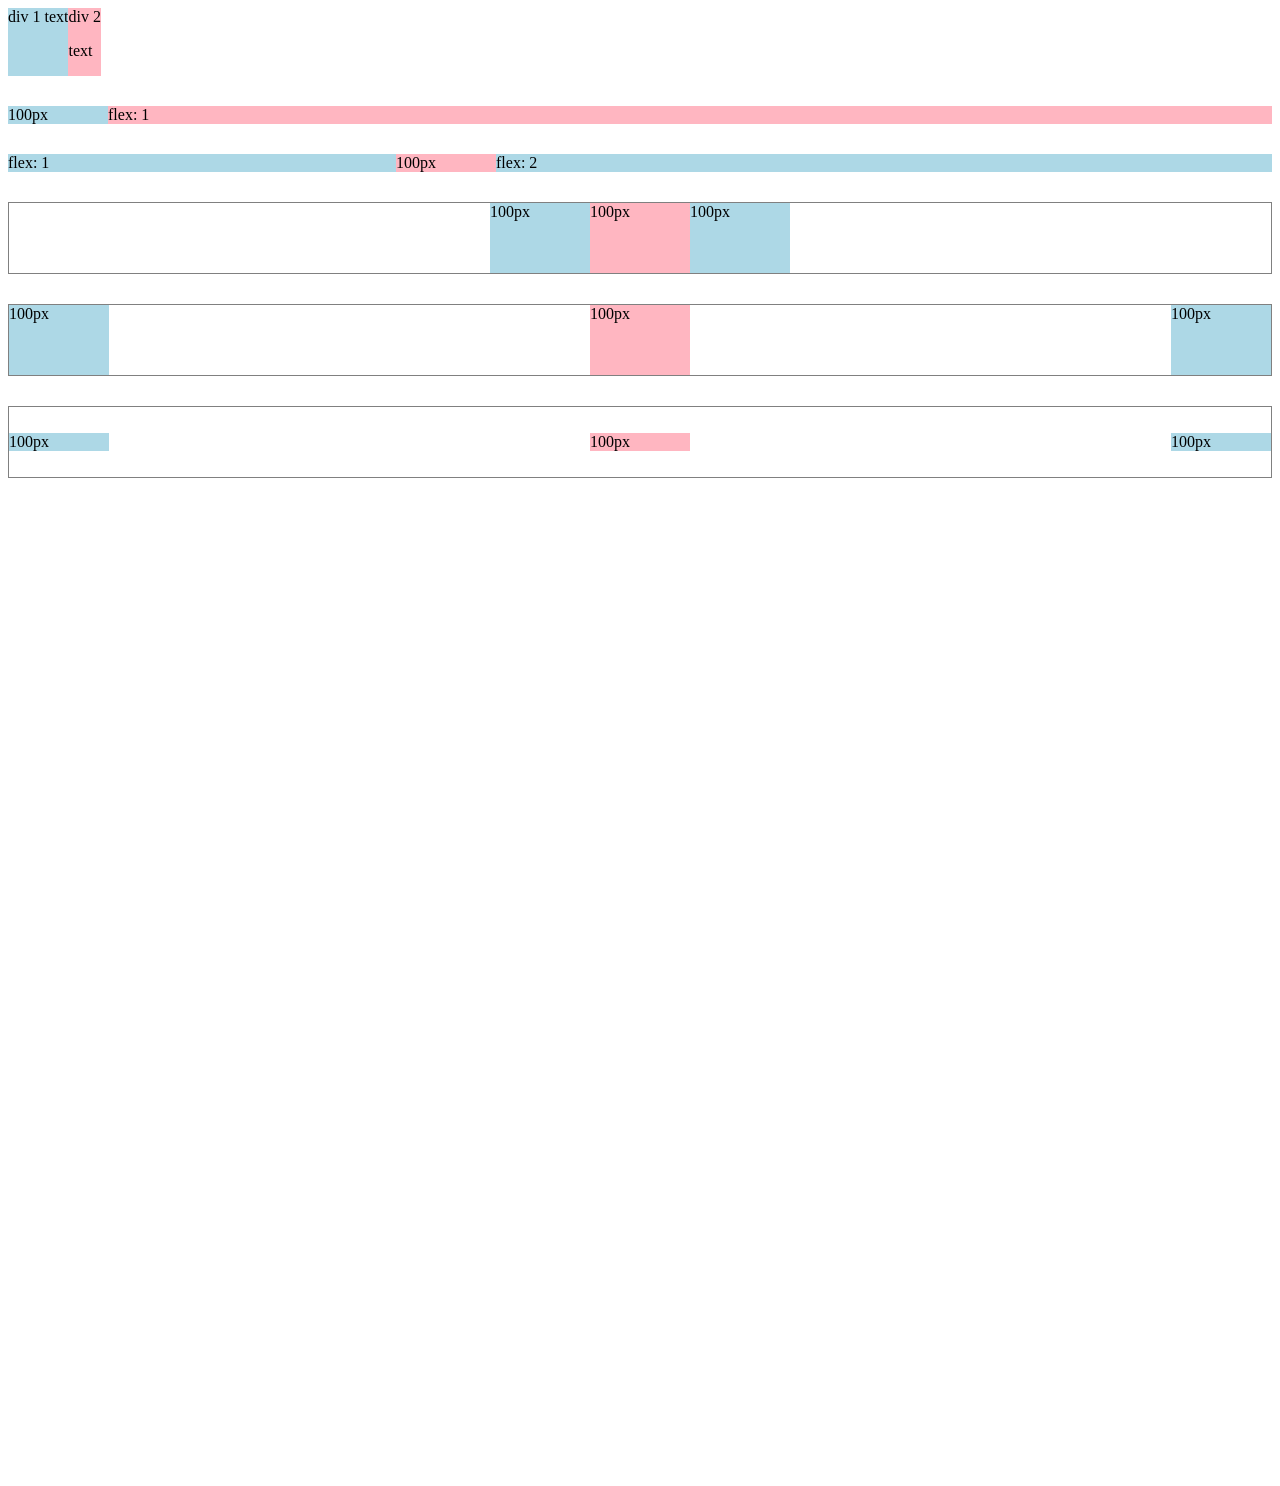
<file: Git - YouTube/flexbox.html>
<!DOCTYPE html>
<html>
  <head>
    <title>Flexbox Practice</title>
  </head>
  <body style="padding-bottom: 1000px;">
    <div style="
      display: flex;
      flex-direction: row;
    ">
      <div style="background-color: lightblue;">div 1 text</div>
      <div style="background-color: lightpink;">div 2 <p>text</p></div>
    </div>

    <div style="
      margin-top: 30px;
      display: flex;
      flex-direction: row;
    ">
      <div style="
        background-color: lightblue;
        width: 100px;
      ">100px</div>
      <div style="
        background-color: lightpink;
        flex: 1;
      ">flex: 1</div>
    </div>

    <div style="
      margin-top: 30px;
      display: flex;
      flex-direction: row;
    ">
      <div style="
        background-color: lightblue;
        flex: 1;
      ">flex: 1</div>
      <div style="
        background-color: lightpink;
        width: 100px;
      ">100px</div>
      <div style="
        background-color: lightblue;
        flex: 2;
      ">flex: 2</div>
    </div>

    <div style="
      margin-top: 30px;
      height: 70px;
      border-width: 1px;
      border-style: solid;
      border-color: gray;

      display: flex;
      flex-direction: row;
      justify-content: center;
    ">
      <div style="
        background-color: lightblue;
        width: 100px;
      ">100px</div>
      <div style="
        background-color: lightpink;
        width: 100px;
      ">100px</div>
      <div style="
        background-color: lightblue;
        width: 100px;
      ">100px</div>
    </div>

    <div style="
      margin-top: 30px;
      height: 70px;
      border-width: 1px;
      border-style: solid;
      border-color: gray;

      display: flex;
      flex-direction: row;
      justify-content: space-between;
    ">
      <div style="
        background-color: lightblue;
        width: 100px;
      ">100px</div>
      <div style="
        background-color: lightpink;
        width: 100px;
      ">100px</div>
      <div style="
        background-color: lightblue;
        width: 100px;
      ">100px</div>
    </div>

    <div style="
      margin-top: 30px;
      height: 70px;
      border-width: 1px;
      border-style: solid;
      border-color: gray;

      display: flex;
      flex-direction: row;
      justify-content: space-between;
      align-items: center;
    ">
      <div style="
        background-color: lightblue;
        width: 100px;
      ">100px</div>
      <div style="
        background-color: lightpink;
        width: 100px;
      ">100px</div>
      <div style="
        background-color: lightblue;
        width: 100px;
      ">100px</div>
    </div>
  </body>
</html>
</file>
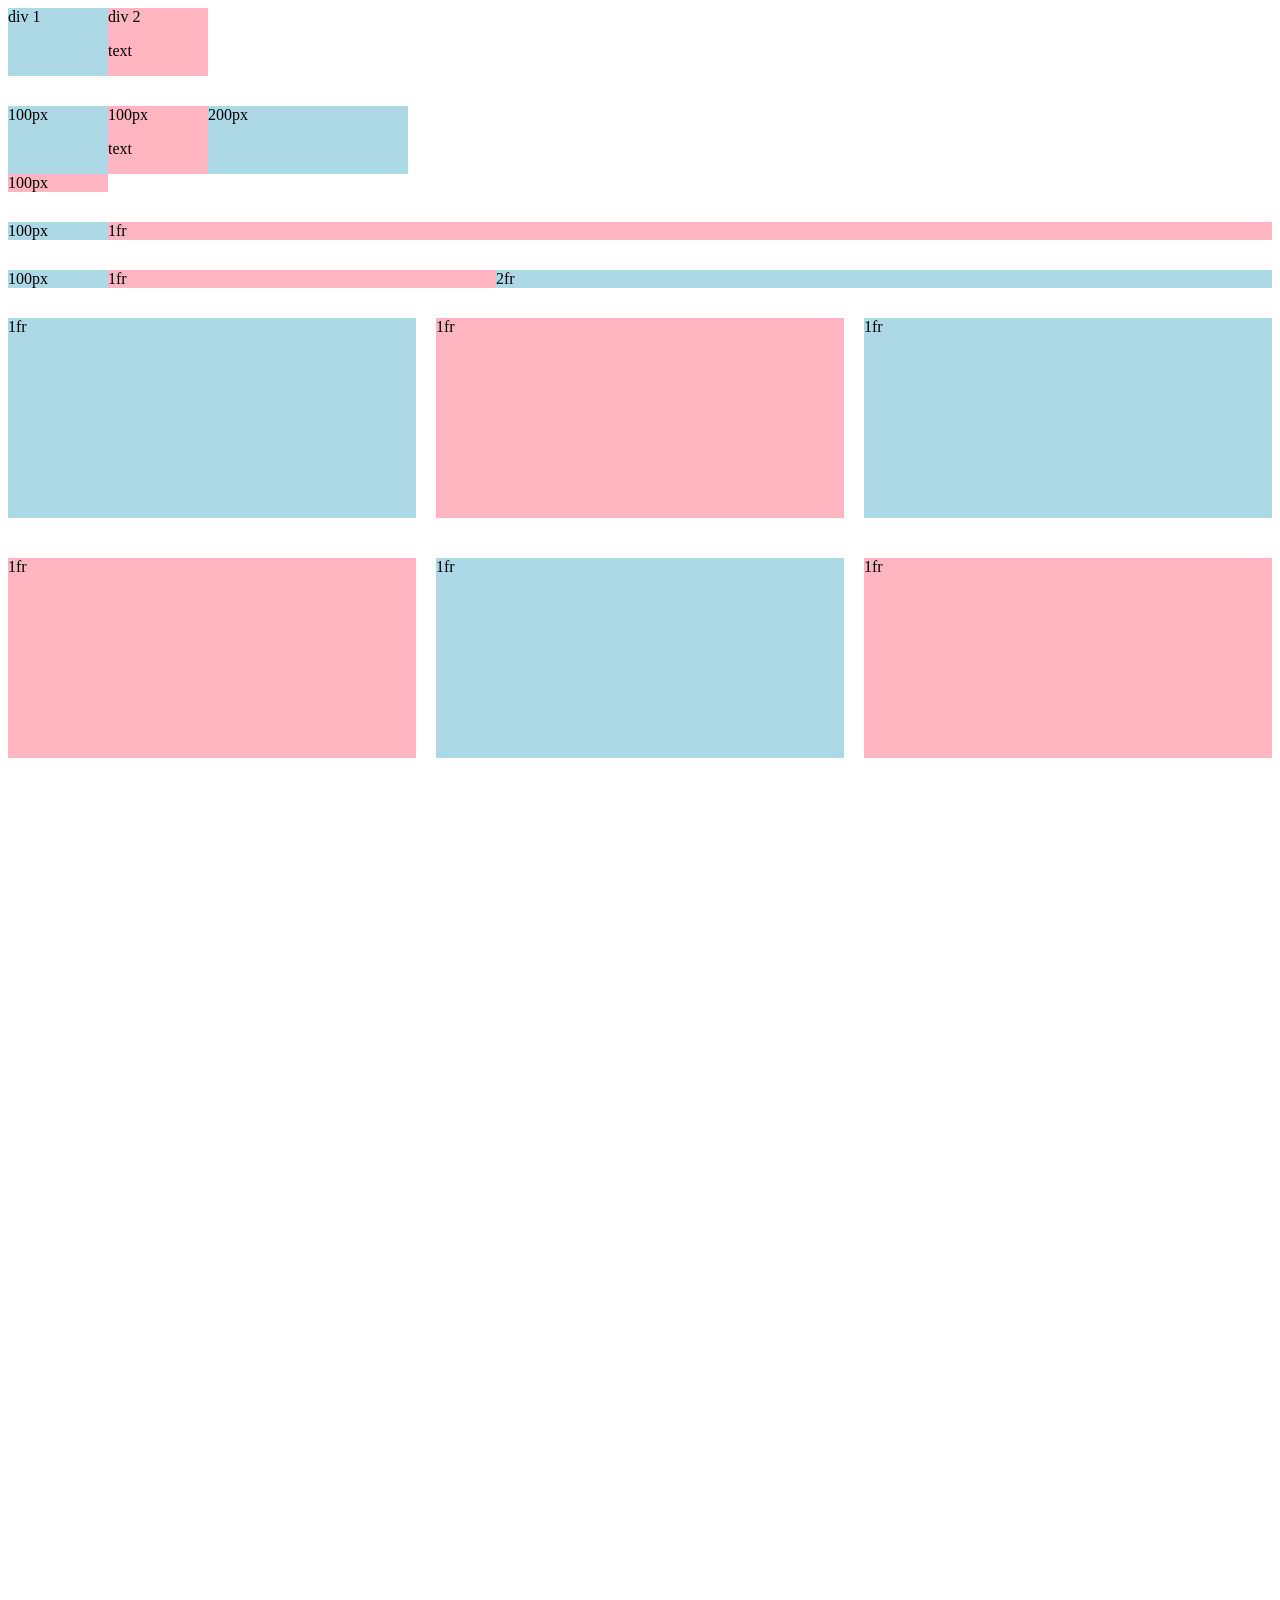
<file: Git - YouTube/grid.html>
<!DOCTYPE html>
<html>
  <head>
    <title>Grid Practice</title>
  </head>
  <body style="padding-bottom: 1000px;">
    <div style="
      display: grid;
      grid-template-columns: 100px 100px;
    ">
      <div style="background-color: lightblue;">div 1</div>
      <div style="background-color: lightpink;">div 2<p>text</p></div>
    </div>

    <div style="
      margin-top: 30px;
      display: grid;
      grid-template-columns: 100px 100px 200px;
    ">
      <div style="background-color: lightblue;">100px</div>
      <div style="background-color: lightpink;">100px<p>text</p></div>
      <div style="background-color: lightblue;">200px</div>
      <div style="background-color: lightpink;">100px</div>
    </div>

    <div style="
      margin-top: 30px;
      display: grid;
      grid-template-columns: 100px 1fr;
    ">
      <div style="background-color: lightblue;">100px</div>
      <div style="background-color: lightpink;">1fr</div>
    </div>

    <div style="
      margin-top: 30px;
      display: grid;
      grid-template-columns: 100px 1fr 2fr;
    ">
      <div style="background-color: lightblue;">100px</div>
      <div style="background-color: lightpink;">1fr</div>
      <div style="background-color: lightblue;">2fr</div>
    </div>

    <div style="
      margin-top: 30px;
      display: grid;
      grid-template-columns: 1fr 1fr 1fr;
      column-gap: 20px;
      row-gap: 40px;
    ">
      <div style="background-color: lightblue; height: 200px;">1fr</div>
      <div style="background-color: lightpink; height: 200px;">1fr</div>
      <div style="background-color: lightblue; height: 200px;">1fr</div>
      <div style="background-color: lightpink; height: 200px;">1fr</div>
      <div style="background-color: lightblue; height: 200px;">1fr</div>
      <div style="background-color: lightpink; height: 200px;">1fr</div>
    </div>
  </body>
</html>
</file>
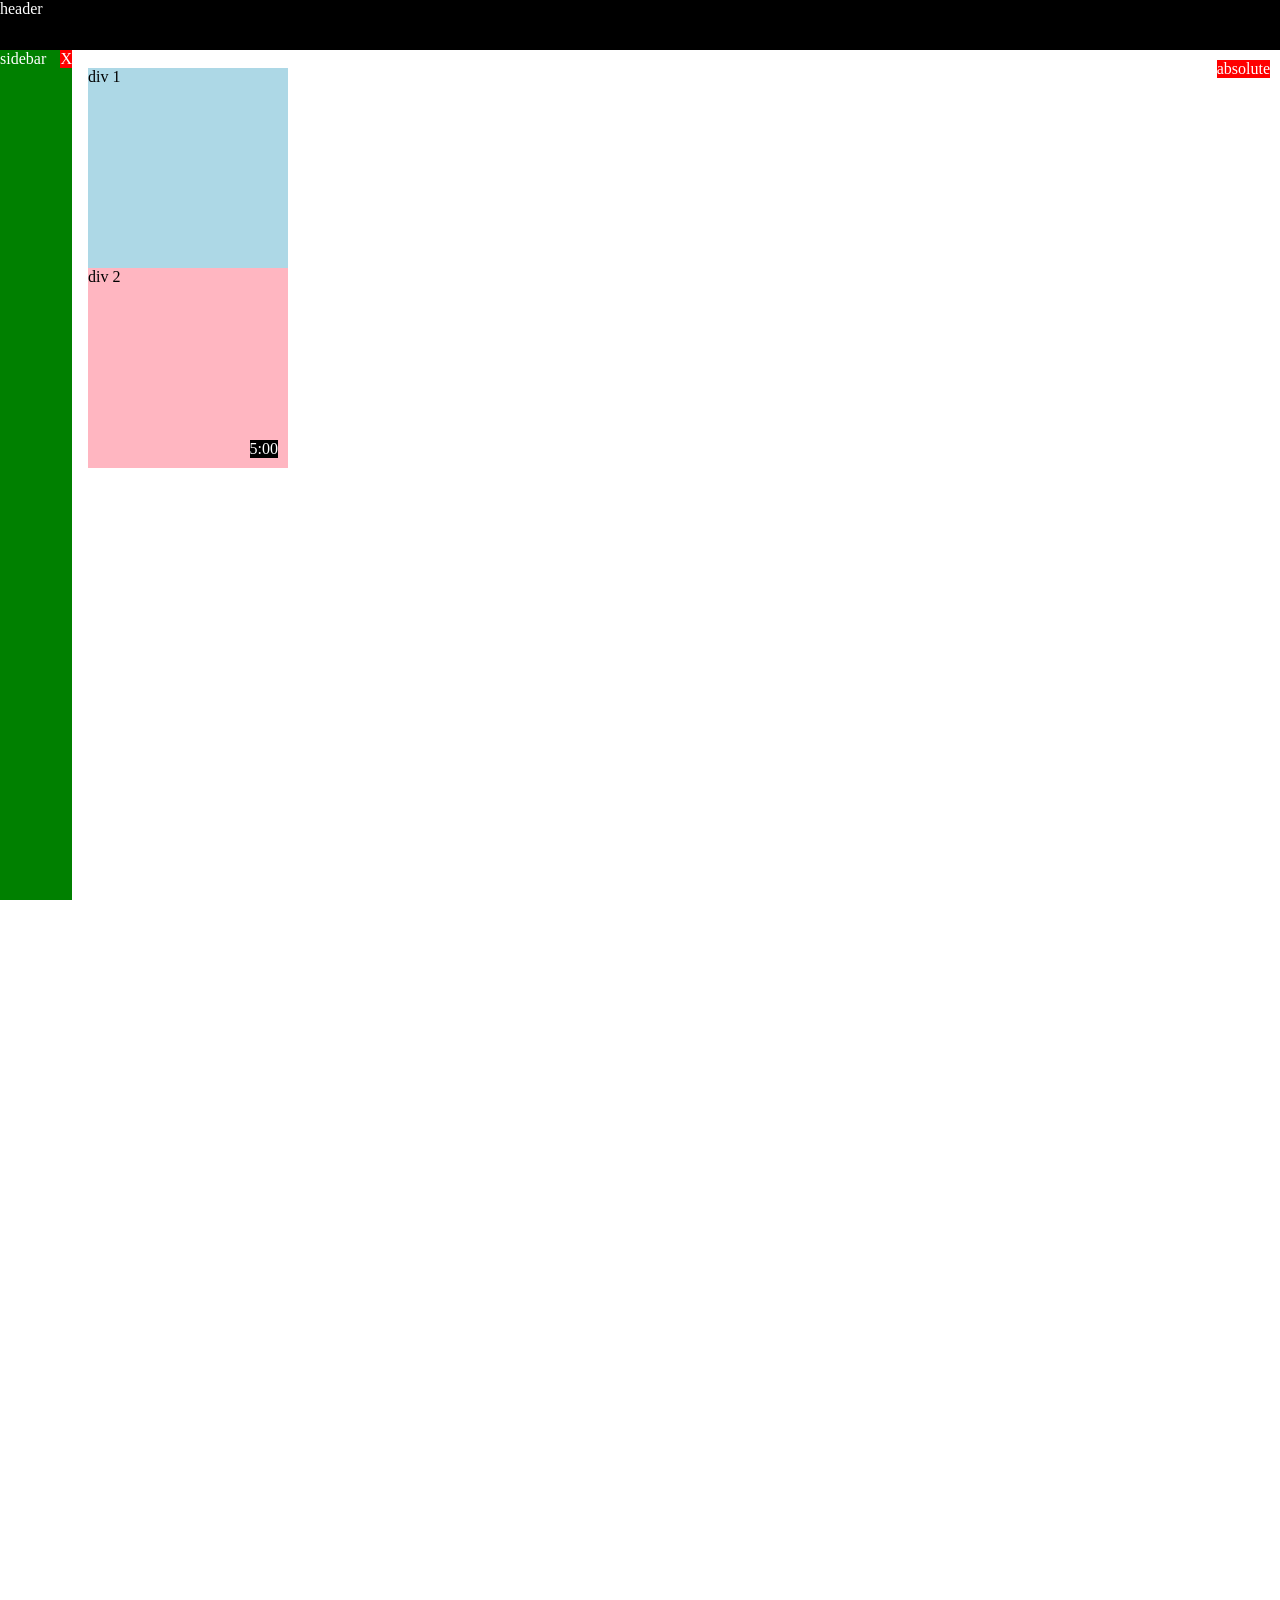
<file: Git - YouTube/position.html>
<!DOCTYPE html>
<html>
  <head>
    <title>Position Practice</title>
  </head>
  <body style="
    height: 3000px;
    padding-top: 60px;
    padding-left: 80px;
  ">
    <div style="
      background-color: black;
      color: white;
      position: fixed;
      top: 0;
      left: 0;
      right: 0;
      height: 50px;
      z-index: 100;
    ">header</div>

    <div style="
      background-color: green;
      color: white;
      position: fixed;
      left: 0;
      bottom: 0;
      top: 50px;
      width: 72px;
    ">
      sidebar
      <div style="
        position: absolute;
        background-color: red;
        color: white;
        top: 0;
        right: 0;
      ">
        X
      </div>
    </div>

    <div style="
      position: absolute;
      background-color: red;
      color: white;
      top: 60px;
      right: 10px;
    ">
      absolute
    </div>

    <div style="
      background-color: lightblue;
      height: 200px;
      width: 200px;
      position: static;
    ">div 1</div>
    <div style="
      background-color: lightpink;
      height: 200px;
      width: 200px;
      position: relative;
    ">
      div 2
      <div style="
        position: absolute;
        background-color: black;
        color: white;
        bottom: 10px;
        right: 10px;
      ">
        5:00
      </div>
    </div>

  </body>
</html>
</file>
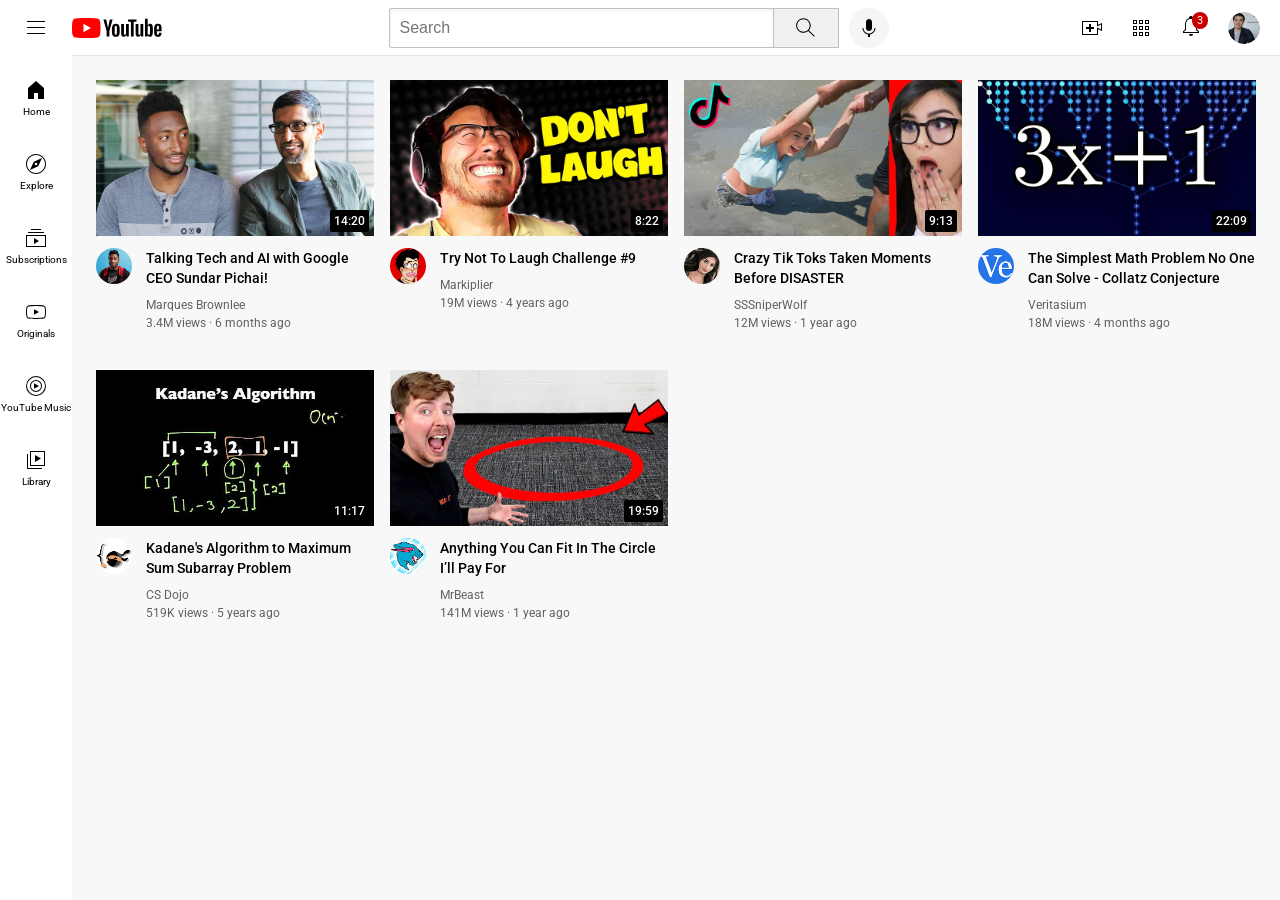
<file: Git - YouTube/youtube.html>
<!DOCTYPE html>
<html>
  <head>
    <title>YouTube.com Clone</title>

    <link rel="preconnect" href="https://fonts.googleapis.com">
    <link rel="preconnect" href="https://fonts.gstatic.com" crossorigin>
    <link href="https://fonts.googleapis.com/css2?family=Roboto:wght@400;500;700&display=swap" rel="stylesheet">

    <link rel="stylesheet" href="styles/general.css">
    <link rel="stylesheet" href="styles/header.css">
    <link rel="stylesheet" href="styles/video.css">
    <link rel="stylesheet" href="styles/sidebar.css">
  </head>
  <body>
    <header class="header">
      <div class="left-section">
        <img class="hamburger-menu" src="icons/hamburger-menu.svg">
        <img class="youtube-logo" src="icons/youtube-logo.svg">
      </div>
      <div class="middle-section">
        <input class="search-bar" type="text" placeholder="Search">
        <button class="search-button">
          <img class="search-icon" src="icons/search.svg">
          <div class="tooltip">Search</div>
        </button>
        <!-- Put position absolute inside position relative -->
        <button class="voice-search-button">
          <img class="voice-search-icon" src="icons/voice-search-icon.svg">
          <div class="tooltip">Search with your voice</div>
        </button>
      </div>
      <div class="right-section">
        <div class="upload-icon-container">
          <img class="upload-icon" src="icons/upload.svg">
          <div class="tooltip">Create</div>
        </div>
        <img class="youtube-apps-icon" src="icons/youtube-apps.svg">
        <div class="notifications-icon-container">
          <img class="notifications-icon" src="icons/notifications.svg">
          <div class="notifications-count">3</div>
        </div>
        <img class="current-user-picture" src="channel-pictures/my-channel.jpeg">
      </div>
    </header>

    <nav class="sidebar">
      <div class="sidebar-link">
        <img src="icons/home.svg">
        <div>Home</div>
      </div>
      <div class="sidebar-link">
        <img src="icons/explore.svg">
        <div>Explore</div>
      </div>
      <div class="sidebar-link">
        <img src="icons/subscriptions.svg">
        <div>Subscriptions</div>
      </div>
      <div class="sidebar-link">
        <img src="icons/originals.svg">
        <div>Originals</div>
      </div>
      <div class="sidebar-link">
        <img src="icons/youtube-music.svg">
        <div>YouTube Music</div>
      </div>
      <div class="sidebar-link">
        <img src="icons/library.svg">
        <div>Library</div>
      </div>
    </nav>

    <main>
      <section class="video-grid">
        <div class="video-preview">
          <div class="thumbnail-row">
            <img class="thumbnail" src="thumbnails/thumbnail-1.webp">
            <div class="video-time">14:20</div>
          </div>
          <div class="video-info-grid">
            <div class="channel-picture">
              <img class="profile-picture" src="channel-pictures/channel-1.jpeg">
            </div>
            <div class="video-info">
              <p class="video-title">
                Talking Tech and AI with Google CEO Sundar Pichai!
              </p>
              <p class="video-author">
                Marques Brownlee
              </p>
              <p class="video-stats">
                3.4M views &#183; 6 months ago
              </p>
            </div>
          </div>
        </div>

        <div class="video-preview">
          <div class="thumbnail-row">
            <img class="thumbnail" src="thumbnails/thumbnail-2.webp">
            <div class="video-time">8:22</div>
          </div>
          <div class="video-info-grid">
            <div class="channel-picture">
              <img class="profile-picture" src="channel-pictures/channel-2.jpeg">
            </div>
            <div class="video-info">
              <p class="video-title">
                Try Not To Laugh Challenge #9
              </p>
              <p class="video-author">
                Markiplier
              </p>
              <p class="video-stats">
                19M views &#183; 4 years ago
              </p>
            </div>
          </div>
        </div>

        <div class="video-preview">
          <div class="thumbnail-row">
            <img class="thumbnail" src="thumbnails/thumbnail-3.webp">
            <div class="video-time">9:13</div>
          </div>
          <div class="video-info-grid">
            <div class="channel-picture">
              <img class="profile-picture" src="channel-pictures/channel-3.jpeg">
            </div>
            <div class="video-info">
              <p class="video-title">
                Crazy Tik Toks Taken Moments Before DISASTER
              </p>
              <p class="video-author">
                SSSniperWolf
              </p>
              <p class="video-stats">
                12M views &#183; 1 year ago
              </p>
            </div>
          </div>
        </div>

        <div class="video-preview">
          <div class="thumbnail-row">
            <img class="thumbnail" src="thumbnails/thumbnail-4.webp">
            <div class="video-time">22:09</div>
          </div>
          <div class="video-info-grid">
            <div class="channel-picture">
              <img class="profile-picture" src="channel-pictures/channel-4.jpeg">
            </div>
            <div class="video-info">
              <p class="video-title">
                The Simplest Math Problem No One Can Solve - Collatz Conjecture
              </p>
              <p class="video-author">
                Veritasium
              </p>
              <p class="video-stats">
                18M views &#183; 4 months ago
              </p>
            </div>
          </div>
        </div>

        <div class="video-preview">
          <div class="thumbnail-row">
            <img class="thumbnail" src="thumbnails/thumbnail-5.webp">
            <div class="video-time">11:17</div>
          </div>
          <div class="video-info-grid">
            <div class="channel-picture">
              <img class="profile-picture" src="channel-pictures/channel-5.jpeg">
            </div>
            <div class="video-info">
              <p class="video-title">
                Kadane's Algorithm to Maximum Sum Subarray Problem
              </p>
              <p class="video-author">
                CS Dojo
              </p>
              <p class="video-stats">
                519K views &#183; 5 years ago
              </p>
            </div>
          </div>
        </div>

        <div class="video-preview">
          <div class="thumbnail-row">
            <img class="thumbnail" src="thumbnails/thumbnail-6.webp">
            <div class="video-time">19:59</div>
          </div>
          <div class="video-info-grid">
            <div class="channel-picture">
              <img class="profile-picture" src="channel-pictures/channel-6.jpeg">
            </div>
            <div class="video-info">
              <p class="video-title">
                Anything You Can Fit In The Circle I’ll Pay For
              </p>
              <p class="video-author">
                MrBeast
              </p>
              <p class="video-stats">
                141M views &#183; 1 year ago
              </p>
            </div>
          </div>
        </div>
      </section>
    </main>
  </body>
</html>
</file>
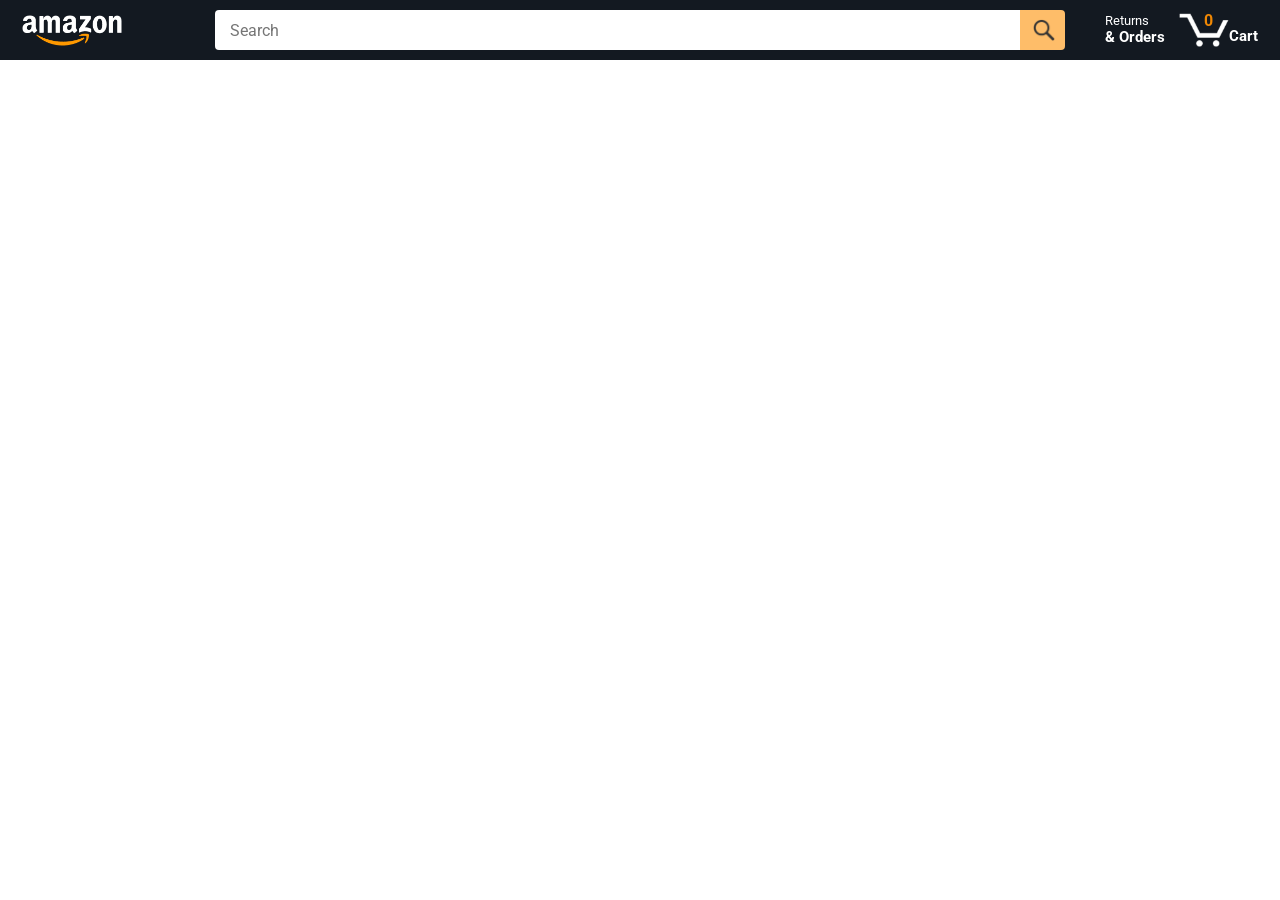
<file: Git-Amazon/amazon.html>
<!DOCTYPE html>
<html>
  <head>
    <title>Amazon Project</title>

    <!-- This code is needed for responsive design to work.
      (Responsive design = make the website look good on
      smaller screen sizes like a phone or a tablet). -->
    <meta name="viewport" content="width=device-width, initial-scale=1">

    <!-- Load a font called Roboto from Google Fonts. -->
    <link rel="preconnect" href="https://fonts.googleapis.com">
    <link rel="preconnect" href="https://fonts.gstatic.com" crossorigin>
    <link href="https://fonts.googleapis.com/css2?family=Roboto:wght@400;500;700&display=swap" rel="stylesheet">

    <!-- Here are the CSS files for this page. -->
    <link rel="stylesheet" href="styles/shared/general.css">
    <link rel="stylesheet" href="styles/shared/amazon-header.css">
    <link rel="stylesheet" href="styles/pages/amazon.css">
  </head>
  <body>
    <div class="amazon-header">
      <div class="amazon-header-left-section">
        <a href="amazon.html" class="header-link">
          <img class="amazon-logo"
            src="images/amazon-logo-white.png">
          <img class="amazon-mobile-logo"
            src="images/amazon-mobile-logo-white.png">
        </a>
      </div>

      <div class="amazon-header-middle-section">
        <input class="search-bar" type="text" placeholder="Search">

        <button class="search-button">
          <img class="search-icon" src="images/icons/search-icon.png">
        </button>
      </div>

      <div class="amazon-header-right-section">
        <a class="orders-link header-link" href="orders.html">
          <span class="returns-text">Returns</span>
          <span class="orders-text">& Orders</span>
        </a>

        <a class="cart-link header-link" href="checkout.html">
          <img class="cart-icon" src="images/icons/cart-icon.png">
          <div class="cart-quantity js-cart-quantity">0</div>
          <div class="cart-text">Cart</div>
        </a>
      </div>
    </div>

    <div class="main">
      <div class="products-grid js-products-grid">
      </div>
    </div>

    <script type="module" src="scripts/amazon.js"></script>
  </body>
</html>
</file>
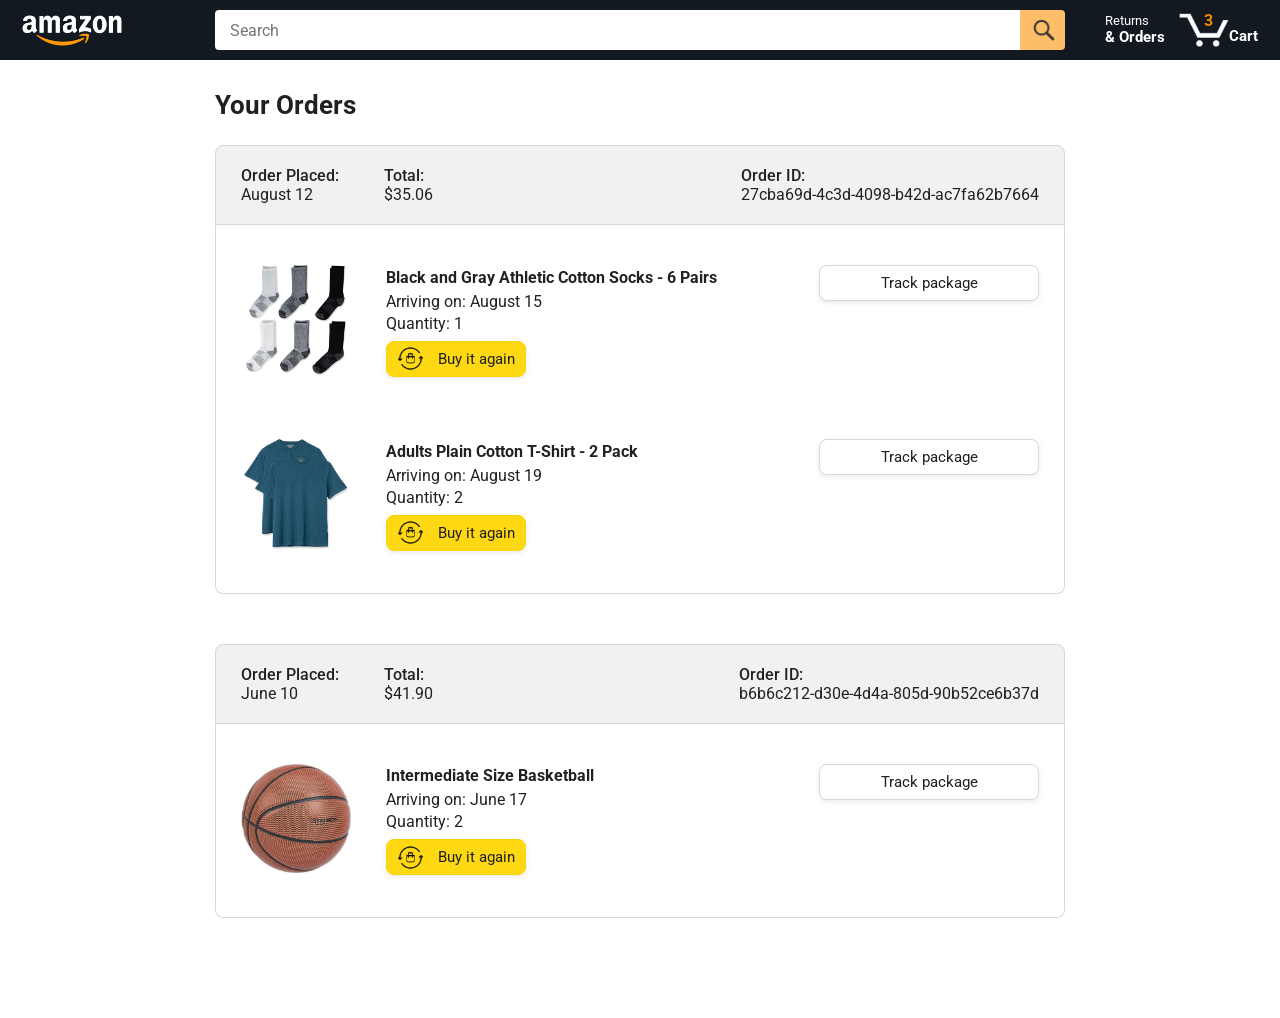
<file: Git-Amazon/orders.html>
<!DOCTYPE html>
<html>
  <head>
    <title>Orders</title>

    <!-- This code is needed for responsive design to work.
      (Responsive design = make the website look good on
      smaller screen sizes like a phone or a tablet). -->
    <meta name="viewport" content="width=device-width, initial-scale=1">

    <!-- Load a font called Roboto from Google Fonts. -->
    <link rel="preconnect" href="https://fonts.googleapis.com">
    <link rel="preconnect" href="https://fonts.gstatic.com" crossorigin>
    <link href="https://fonts.googleapis.com/css2?family=Roboto:wght@400;500;700&display=swap" rel="stylesheet">

    <!-- Here are the CSS files for this page. -->
    <link rel="stylesheet" href="styles/shared/general.css">
    <link rel="stylesheet" href="styles/shared/amazon-header.css">
    <link rel="stylesheet" href="styles/pages/orders.css">
  </head>
  <body>
    <div class="amazon-header">
      <div class="amazon-header-left-section">
        <a href="amazon.html" class="header-link">
          <img class="amazon-logo"
            src="images/amazon-logo-white.png">
          <img class="amazon-mobile-logo"
            src="images/amazon-mobile-logo-white.png">
        </a>
      </div>

      <div class="amazon-header-middle-section">
        <input class="search-bar" type="text" placeholder="Search">

        <button class="search-button">
          <img class="search-icon" src="images/icons/search-icon.png">
        </button>
      </div>

      <div class="amazon-header-right-section">
        <a class="orders-link header-link" href="orders.html">
          <span class="returns-text">Returns</span>
          <span class="orders-text">& Orders</span>
        </a>

        <a class="cart-link header-link" href="checkout.html">
          <img class="cart-icon" src="images/icons/cart-icon.png">
          <div class="cart-quantity">3</div>
          <div class="cart-text">Cart</div>
        </a>
      </div>
    </div>

    <div class="main">
      <div class="page-title">Your Orders</div>

      <div class="orders-grid">
        <div class="order-container">

          <div class="order-header">
            <div class="order-header-left-section">
              <div class="order-date">
                <div class="order-header-label">Order Placed:</div>
                <div>August 12</div>
              </div>
              <div class="order-total">
                <div class="order-header-label">Total:</div>
                <div>$35.06</div>
              </div>
            </div>

            <div class="order-header-right-section">
              <div class="order-header-label">Order ID:</div>
              <div>27cba69d-4c3d-4098-b42d-ac7fa62b7664</div>
            </div>
          </div>

          <div class="order-details-grid">
            <div class="product-image-container">
              <img src="images/products/athletic-cotton-socks-6-pairs.jpg">
            </div>

            <div class="product-details">
              <div class="product-name">
                Black and Gray Athletic Cotton Socks - 6 Pairs
              </div>
              <div class="product-delivery-date">
                Arriving on: August 15
              </div>
              <div class="product-quantity">
                Quantity: 1
              </div>
              <button class="buy-again-button button-primary">
                <img class="buy-again-icon" src="images/icons/buy-again.png">
                <span class="buy-again-message">Buy it again</span>
              </button>
            </div>

            <div class="product-actions">
              <a href="tracking.html?orderId=123&productId=456">
                <button class="track-package-button button-secondary">
                  Track package
                </button>
              </a>
            </div>

            <div class="product-image-container">
              <img src="images/products/adults-plain-cotton-tshirt-2-pack-teal.jpg">
            </div>

            <div class="product-details">
              <div class="product-name">
                Adults Plain Cotton T-Shirt - 2 Pack
              </div>
              <div class="product-delivery-date">
                Arriving on: August 19
              </div>
              <div class="product-quantity">
                Quantity: 2
              </div>
              <button class="buy-again-button button-primary">
                <img class="buy-again-icon" src="images/icons/buy-again.png">
                <span class="buy-again-message">Buy it again</span>
              </button>
            </div>

            <div class="product-actions">
              <a href="tracking.html">
                <button class="track-package-button button-secondary">
                  Track package
                </button>
              </a>
            </div>
          </div>
        </div>

        <div class="order-container">

          <div class="order-header">
            <div class="order-header-left-section">
              <div class="order-date">
                <div class="order-header-label">Order Placed:</div>
                <div>June 10</div>
              </div>
              <div class="order-total">
                <div class="order-header-label">Total:</div>
                <div>$41.90</div>
              </div>
            </div>

            <div class="order-header-right-section">
              <div class="order-header-label">Order ID:</div>
              <div>b6b6c212-d30e-4d4a-805d-90b52ce6b37d</div>
            </div>
          </div>

          <div class="order-details-grid">
            <div class="product-image-container">
              <img src="images/products/intermediate-composite-basketball.jpg">
            </div>

            <div class="product-details">
              <div class="product-name">
                Intermediate Size Basketball
              </div>
              <div class="product-delivery-date">
                Arriving on: June 17
              </div>
              <div class="product-quantity">
                Quantity: 2
              </div>
              <button class="buy-again-button button-primary">
                <img class="buy-again-icon" src="images/icons/buy-again.png">
                <span class="buy-again-message">Buy it again</span>
              </button>
            </div>

            <div class="product-actions">
              <a href="tracking.html">
                <button class="track-package-button button-secondary">
                  Track package
                </button>
              </a>
            </div>
          </div>
        </div>
      </div>
    </div>
  </body>
</html>
</file>
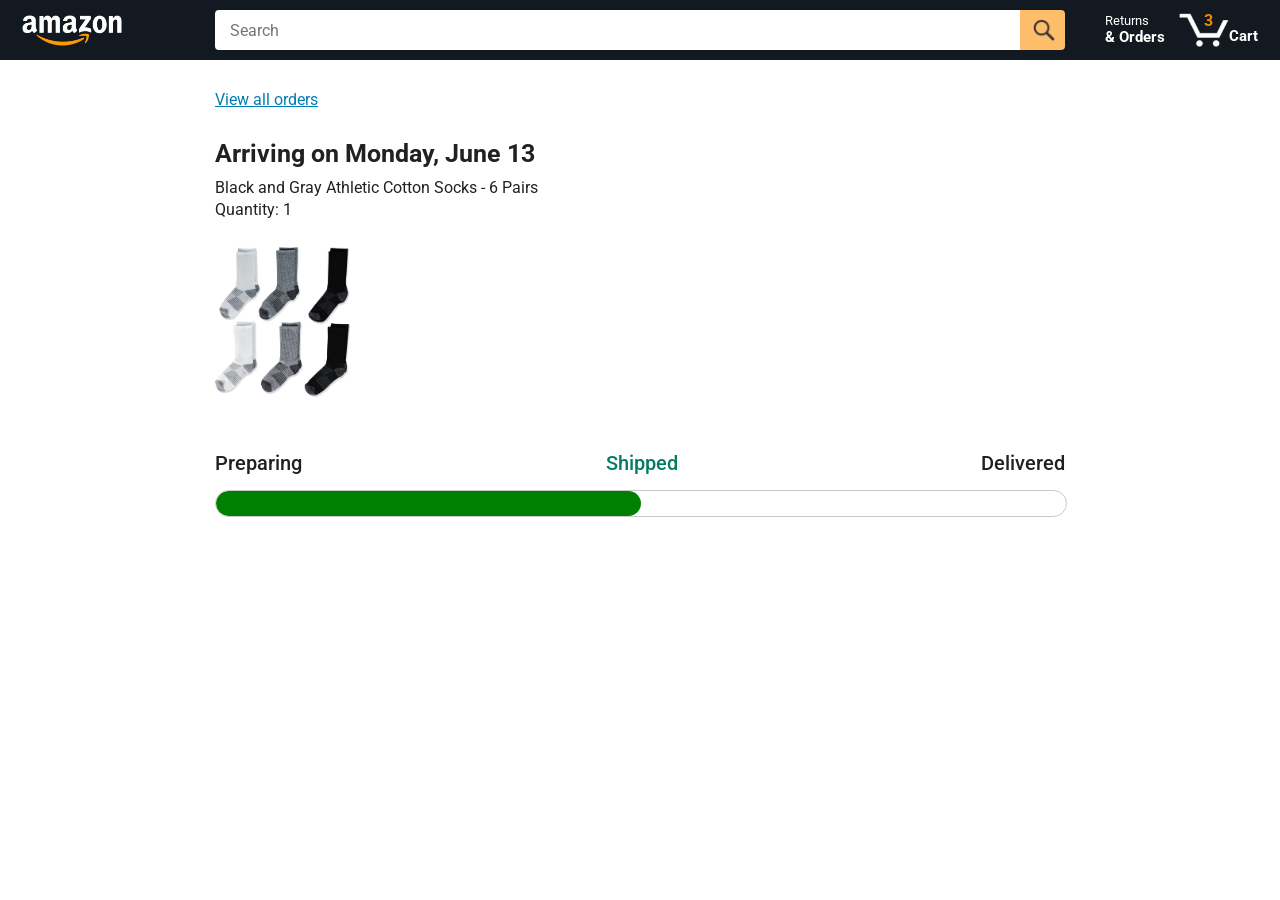
<file: Git-Amazon/tracking.html>
<!DOCTYPE html>
<html>
  <head>
    <title>Tracking</title>

    <!-- This code is needed for responsive design to work.
      (Responsive design = make the website look good on
      smaller screen sizes like a phone or a tablet). -->
    <meta name="viewport" content="width=device-width, initial-scale=1">

    <!-- Load a font called Roboto from Google Fonts. -->
    <link rel="preconnect" href="https://fonts.googleapis.com">
    <link rel="preconnect" href="https://fonts.gstatic.com" crossorigin>
    <link href="https://fonts.googleapis.com/css2?family=Roboto:wght@400;500;700&display=swap" rel="stylesheet">

    <!-- Here are the CSS files for this page. -->
    <link rel="stylesheet" href="styles/shared/general.css">
    <link rel="stylesheet" href="styles/shared/amazon-header.css">
    <link rel="stylesheet" href="styles/pages/tracking.css">
  </head>
  <body>
    <div class="amazon-header">
      <div class="amazon-header-left-section">
        <a href="amazon.html" class="header-link">
          <img class="amazon-logo"
            src="images/amazon-logo-white.png">
          <img class="amazon-mobile-logo"
            src="images/amazon-mobile-logo-white.png">
        </a>
      </div>

      <div class="amazon-header-middle-section">
        <input class="search-bar" type="text" placeholder="Search">

        <button class="search-button">
          <img class="search-icon" src="images/icons/search-icon.png">
        </button>
      </div>

      <div class="amazon-header-right-section">
        <a class="orders-link header-link" href="orders.html">
          <span class="returns-text">Returns</span>
          <span class="orders-text">& Orders</span>
        </a>

        <a class="cart-link header-link" href="checkout.html">
          <img class="cart-icon" src="images/icons/cart-icon.png">
          <div class="cart-quantity">3</div>
          <div class="cart-text">Cart</div>
        </a>
      </div>
    </div>

    <div class="main">
      <div class="order-tracking">
        <a class="back-to-orders-link link-primary" href="orders.html">
          View all orders
        </a>

        <div class="delivery-date">
          Arriving on Monday, June 13
        </div>

        <div class="product-info">
          Black and Gray Athletic Cotton Socks - 6 Pairs
        </div>

        <div class="product-info">
          Quantity: 1
        </div>

        <img class="product-image" src="images/products/athletic-cotton-socks-6-pairs.jpg">

        <div class="progress-labels-container">
          <div class="progress-label">
            Preparing
          </div>
          <div class="progress-label current-status">
            Shipped
          </div>
          <div class="progress-label">
            Delivered
          </div>
        </div>

        <div class="progress-bar-container">
          <div class="progress-bar"></div>
        </div>
      </div>
    </div>

    <script>
      const url = new URL(window.location.href);
      console.log(url.searchParams.get('orderId'));
      console.log(url.searchParams.get('productId'));
    </script>
  </body>
</html>
</file>
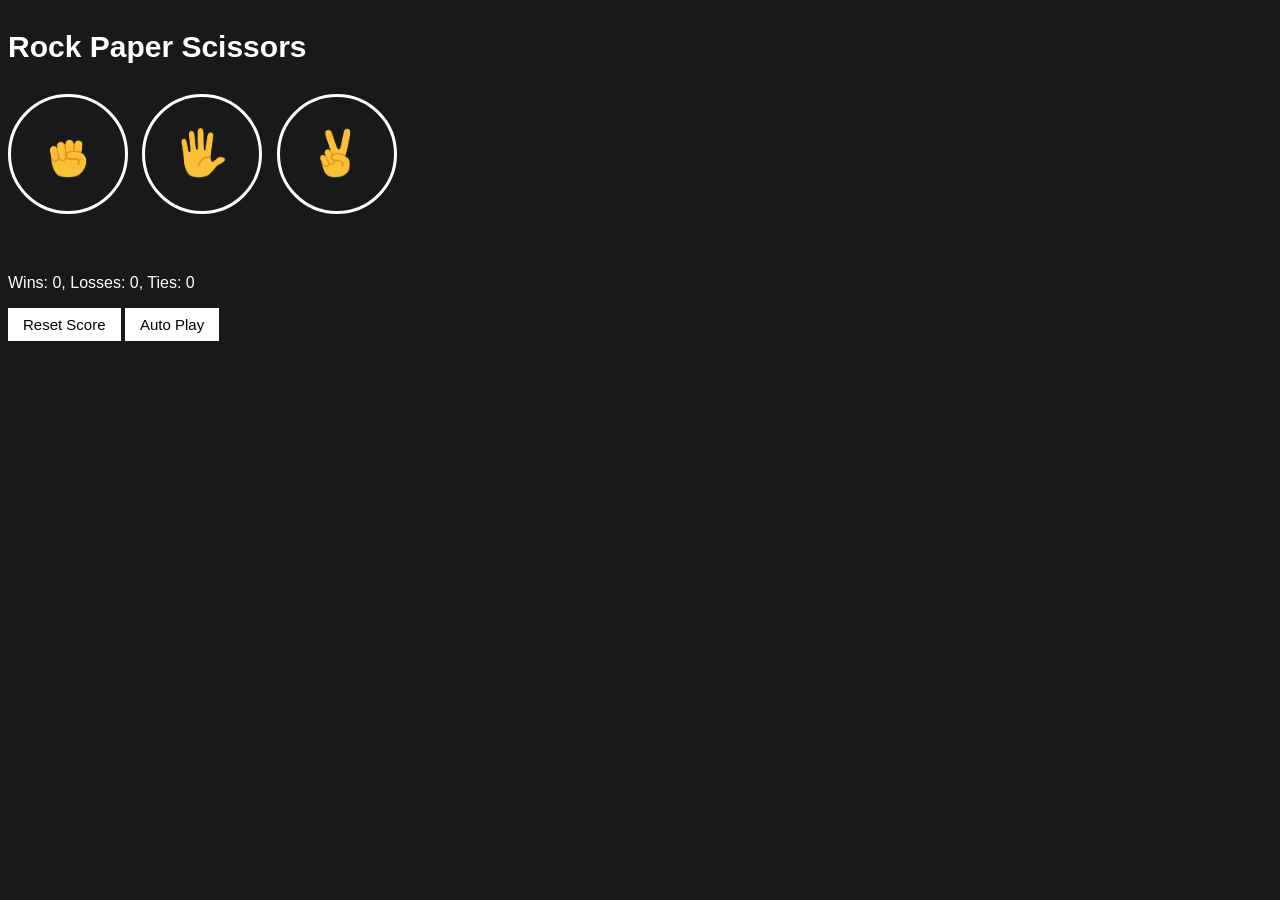
<file: Git-Rock Paper Scissor/rock-paper-scissors.html>
<!DOCTYPE html>
<html>
  <head>
    <title>Rock Paper Scissors</title>
    <link rel="stylesheet" href="rock-paper-scissors.css">
  </head>
  <body>
    <p class="title">Rock Paper Scissors</p>
    <button class="move-button js-rock-button">
      <img src="images/rock-emoji.png" class="move-icon">
    </button>

    <button class="move-button js-paper-button">
      <img src="images/paper-emoji.png" class="move-icon">
    </button>

    <button class="move-button js-scissors-button">
      <img src="images/scissors-emoji.png" class="move-icon">
    </button>

    <p class="js-result result"></p>
    <p class="js-moves"></p>
    <p class="js-score score"></p>

    <button onclick="
      score.wins = 0;
      score.losses = 0;
      score.ties = 0;
      localStorage.removeItem('score');
      updateScoreElement();
    " class="reset-score-button js-reset-score-button">Reset Score</button>

    <button class="auto-play-button" onclick="
      autoPlay();
    ">Auto Play</button>
    
    <script src="rock-paper-scissors.js"></script>
  </body>
</html>
</file>
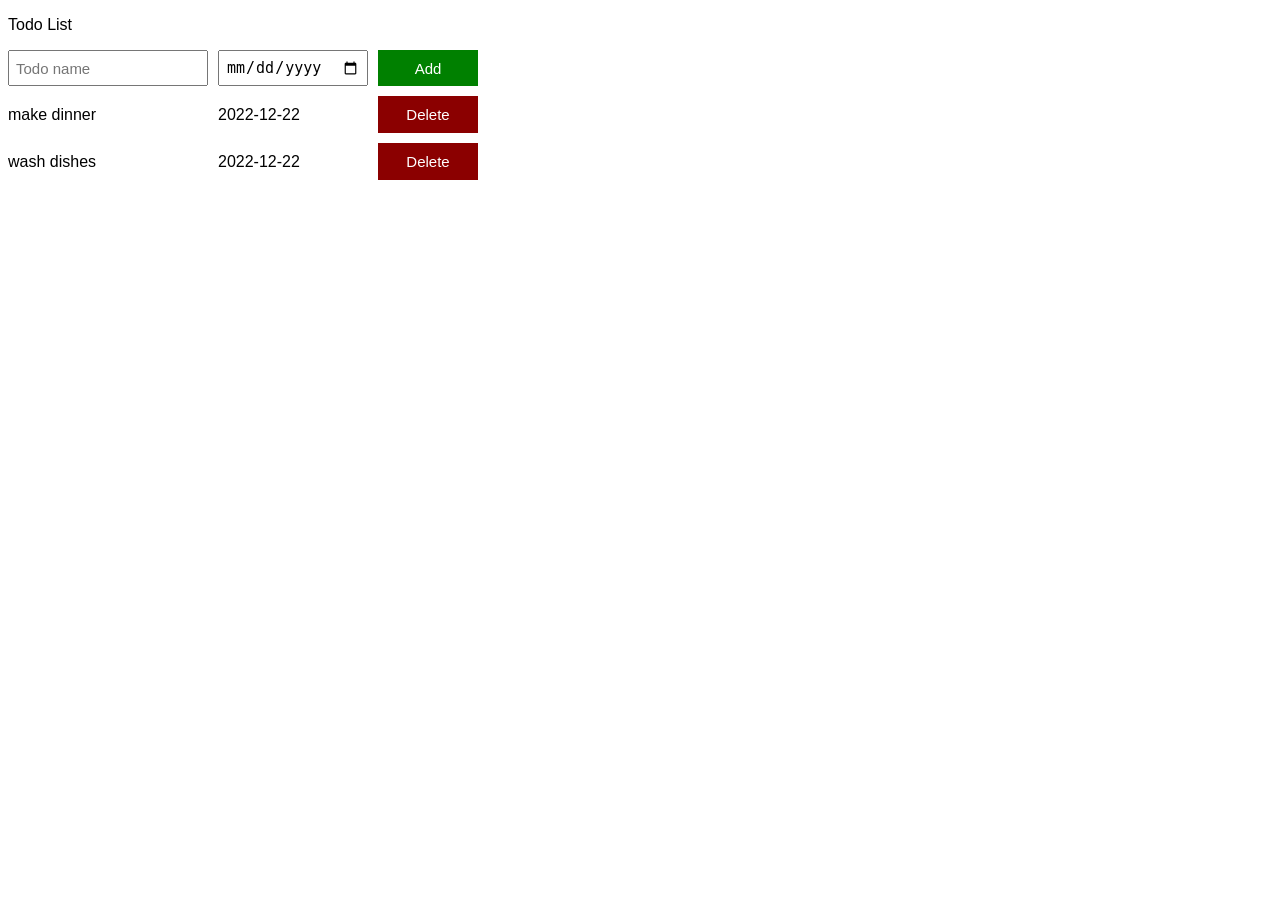
<file: Git-ToDo List/todo-list.html>
<!DOCTYPE html>
<html>
  <head>
    <title>Todo List</title>
    <link rel="stylesheet" href="todo-list.css">
  </head>
  <body>
    <p>Todo List</p>

    <div class="todo-input-grid">
      <input placeholder="Todo name"
        class="js-name-input name-input">
      <input type="date"
        class="js-due-date-input due-date-input">
      <button class="add-todo-button js-add-todo-button">Add</button>
    </div>

    <div class="js-todo-list todo-grid"></div>

    <script src="todo-list.js"></script>
  </body>
</html>
</file>
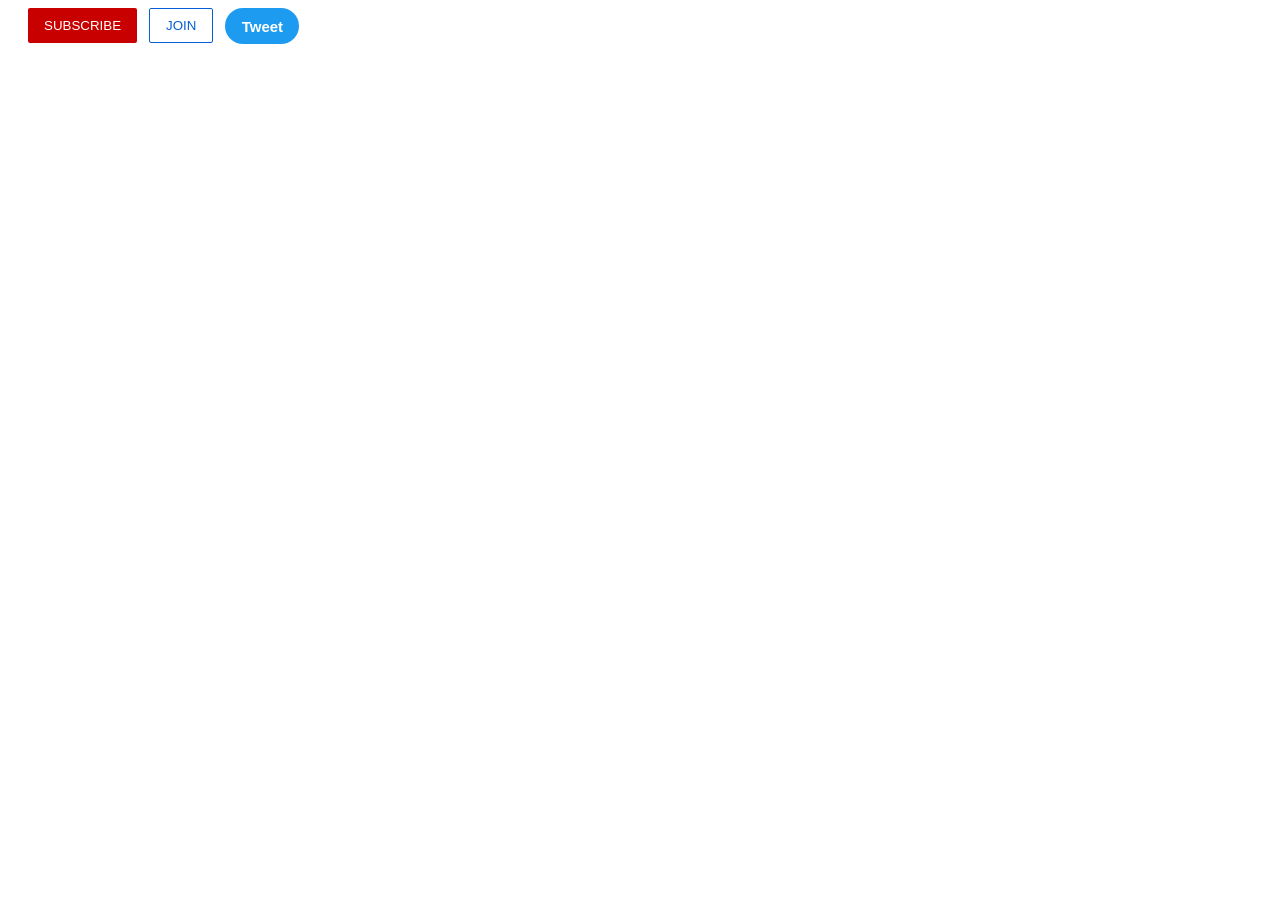
<file: Git - YouTube/intro-to-html/buttons.html>
<!DOCTYPE html>
<html>
  <head>
    <title>Buttons Practice</title>
    <link rel="stylesheet" href="styles/buttons.css">
  </head>
  <body>
    <button class="subscribe-button">
      SUBSCRIBE
    </button>

    <button class="join-button">
      JOIN
    </button>

    <button class="tweet-button">
      Tweet
    </button>
  </body>
</html>
</file>
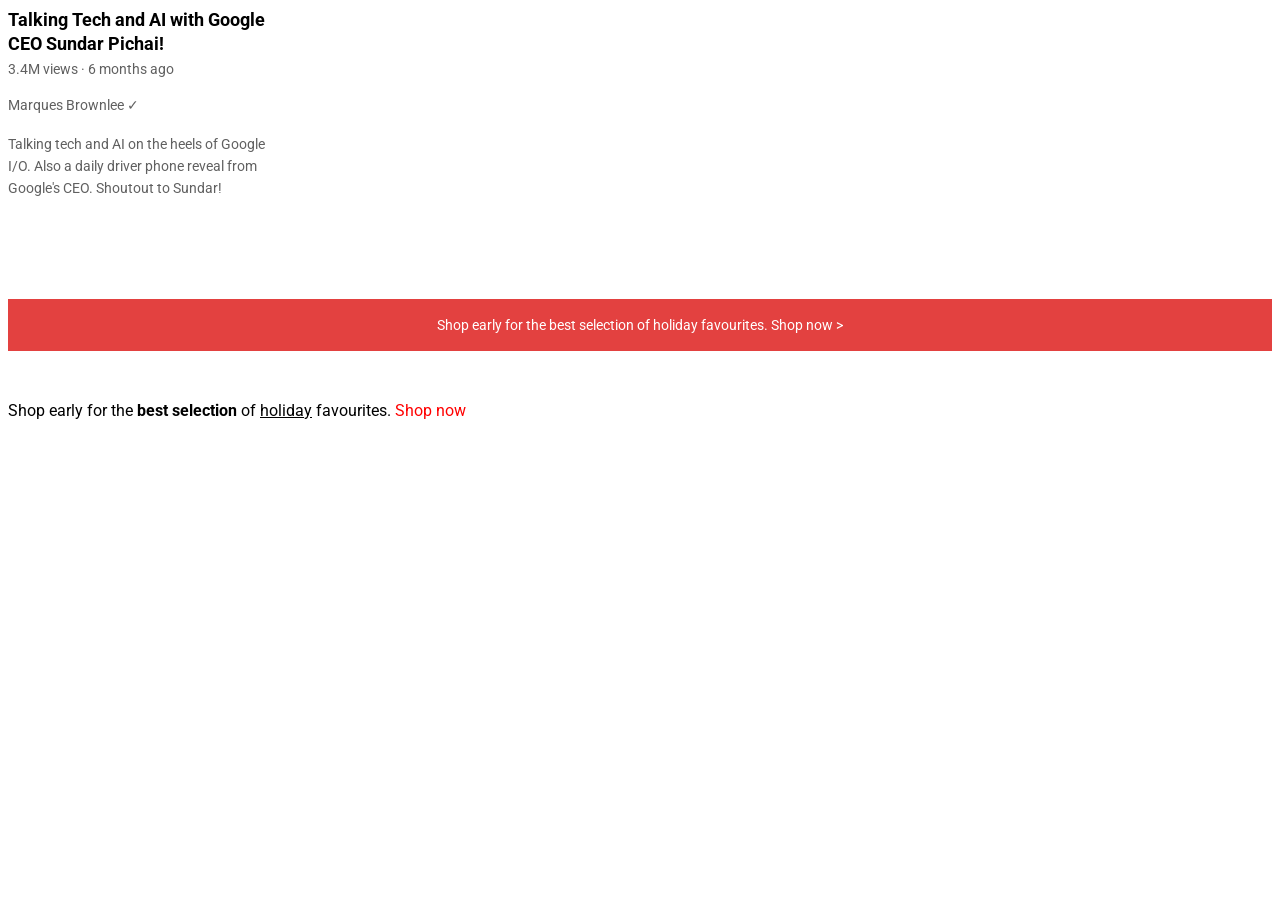
<file: Git - YouTube/intro-to-html/text.html>
<!DOCTYPE html>
<html>
  <head>
    <title>Text Practice</title>

    <link rel="preconnect" href="https://fonts.googleapis.com">
    <link rel="preconnect" href="https://fonts.gstatic.com" crossorigin>
    <link href="https://fonts.googleapis.com/css2?family=Roboto:wght@400;700&display=swap" rel="stylesheet">

    <link rel="stylesheet" href="styles/text.css">
  </head>
  <body>
    <p class="video-title">
      Talking Tech and AI with Google CEO Sundar Pichai!
    </p>

    <p class="video-stats">
      3.4M views &#183; 6 months ago
    </p>

    <p class="video-author">
      Marques Brownlee &#10003;
    </p>

    <p class="video-description">
      Talking tech and AI on the heels of Google I/O. Also a daily driver phone reveal from Google's CEO. Shoutout to Sundar!
    </p>

    <p class="apple-text">
      Shop early for the best selection of holiday favourites. <span class="shop-link">Shop now &#62;</span>
    </p>

    <p>
      Shop early for the <strong>best selection</strong> of <u>holiday</u> favourites. <span class="span-example">Shop now</span>
    </p>
  </body>
</html>
</file>
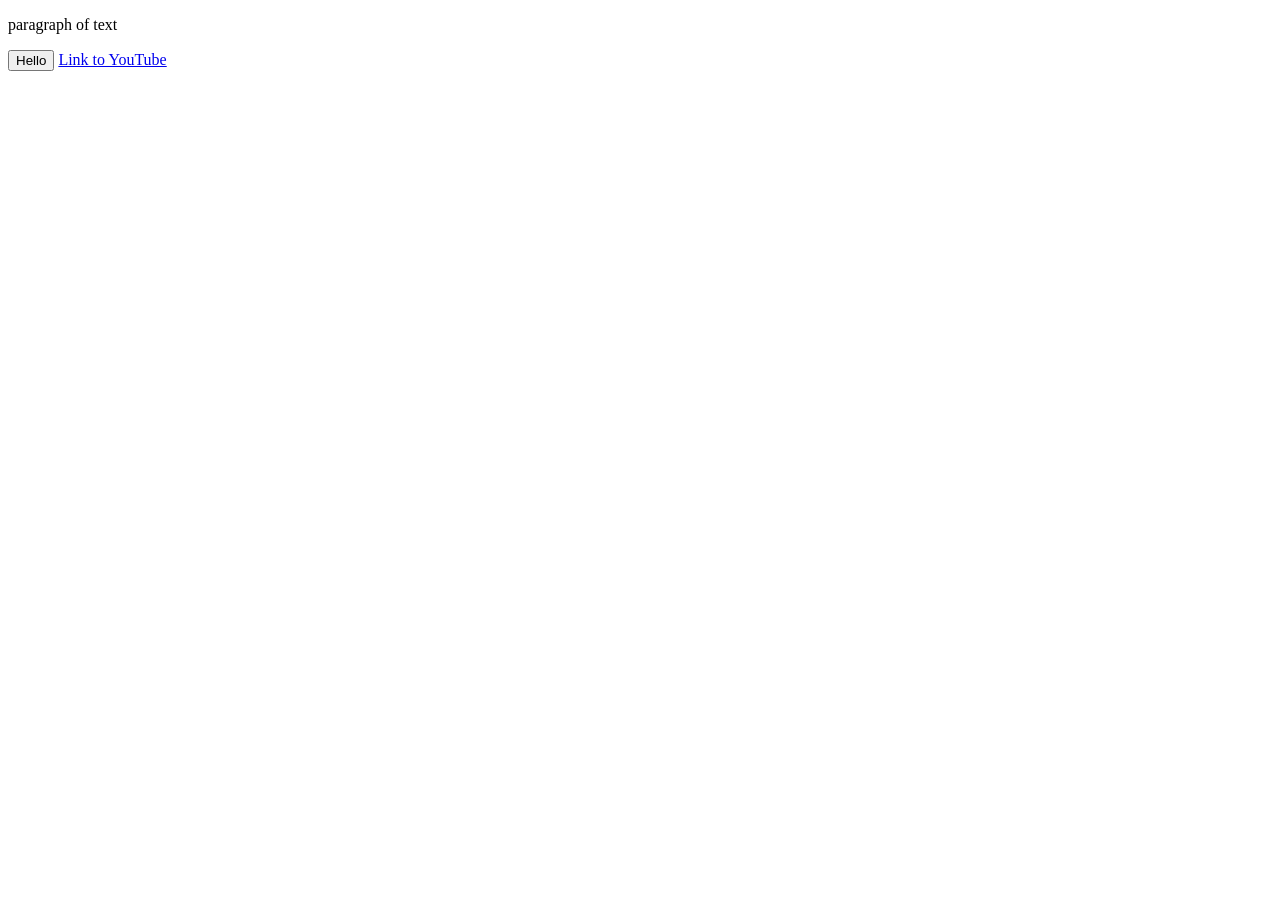
<file: Git - YouTube/intro-to-html/website.html>
<!DOCTYPE html>
<html>
  <head>
    <title>First Website</title>
  </head>
  <body>
    <p>
      paragraph of text
    </p>

    <button>
      Hello
    </button>

    <a href="https://www.youtube.com/" target="blank">
      Link to YouTube
    </a>
  </body>
</html>
</file>
<file: Git - YouTube/styles/general.css>
p {
  margin-top: 0;
  margin-bottom: 0;
}

body {
  /* This style below will be inherited */
  font-family: Roboto, Arial;
  margin: 0;
  padding-top: 80px;
  padding-left: 96px;
  padding-right: 24px;
  background-color: rgb(248, 248, 248);
}
</file>
<file: Git - YouTube/styles/header.css>
.header {
  height: 55px;

  display: flex;
  flex-direction: row;
  justify-content: space-between;

  position: fixed;
  top: 0;
  left: 0;
  right: 0;
  z-index: 100;

  background-color: white;
  border-bottom-width: 1px;
  border-bottom-style: solid;
  border-bottom-color: rgb(228, 228, 228);
}

.left-section {
  display: flex;
  align-items: center;
}

.hamburger-menu {
  height: 24px;
  margin-left: 24px;
  margin-right: 24px;
}

.youtube-logo {
  height: 20px;
}

.middle-section {
  flex: 1;
  margin-left: 70px;
  margin-right: 35px;
  max-width: 500px;
  display: flex;
  align-items: center;
}

.search-bar {
  flex: 1;
  height: 36px;
  padding-left: 10px;
  font-size: 16px;
  border: 1px solid rgb(192, 192, 192);
  border-radius: 2px;
  box-shadow: inset 1px 2px 3px rgba(0, 0, 0, 0.05);
  width: 0;
}

.search-bar::placeholder {
  font-size: 16px;
}

.search-button {
  height: 40px;
  width: 66px;
  background-color: rgb(240, 240, 240);
  border-width: 1px;
  border-style: solid;
  border-color: rgb(192, 192, 192);
  margin-left: -1px;
  margin-right: 10px;
}

.search-button,
.voice-search-button,
.upload-icon-container {
  display: flex;
  justify-content: center;
  align-items: center;
  position: relative;
}

.search-button .tooltip,
.voice-search-button .tooltip,
.upload-icon-container .tooltip {
  position: absolute;
  background-color: gray;
  color: white;
  padding-top: 4px;
  padding-bottom: 4px;
  padding-left: 8px;
  padding-right: 8px;
  border-radius: 2px;
  font-size: 12px;
  bottom: -30px;
  opacity: 0;
  transition: opacity 0.15s;
  pointer-events: none;
  white-space: nowrap;
}

.search-button:hover .tooltip,
.voice-search-button:hover .tooltip,
.upload-icon-container:hover .tooltip {
  opacity: 1;
}

.search-icon {
  height: 25px;
}

.voice-search-button {
  height: 40px;
  width: 40px;
  border-radius: 20px;
  border: none;
  background-color: rgb(245, 245, 245);
}

.voice-search-icon {
  height: 24px;
}

.right-section {
  width: 180px;
  margin-right: 20px;
  display: flex;
  align-items: center;
  justify-content: space-between;
  flex-shrink: 0;
}

.upload-icon {
  height: 24px;
}

.youtube-apps-icon {
  height: 24px;
}

.notifications-icon {
  height: 24px;
}

.notifications-icon-container {
  position: relative;
}

.notifications-count {
  position: absolute;
  top: -2px;
  right: -5px;
  background-color: rgb(200, 0, 0);
  color: white;
  font-size: 11px;
  padding-left: 5px;
  padding-right: 5px;
  padding-top: 2px;
  padding-bottom: 2px;
  border-radius: 10px;
}

.current-user-picture {
  height: 32px;
  border-radius: 16px;
}
</file>
<file: Git - YouTube/styles/video.css>
.thumbnail {
  width: 100%;
}

.video-title {
  margin-top: 0;
  font-size: 14px;
  font-weight: 500;
  line-height: 20px;
  margin-bottom: 10px;
}

.video-info-grid {
  display: grid;
  grid-template-columns: 50px 1fr;
}

.profile-picture {
  width: 36px;
  border-radius: 50px;
}

.thumbnail-row {
  margin-bottom: 8px;
  position: relative;
}

.video-author,
.video-stats {
  font-size: 12px;
  color: rgb(96, 96, 96);
}

.video-author {
  margin-bottom: 4px;
}

.video-grid {
  display: grid;
  grid-template-columns: 1fr 1fr 1fr;
  column-gap: 16px;
  row-gap: 40px;
}

@media (max-width: 750px) {
  .video-grid {
    grid-template-columns: 1fr 1fr;
  }
}

@media (min-width: 751px) and (max-width: 999px) {
  .video-grid {
    grid-template-columns: 1fr 1fr 1fr;
  }
}

@media (min-width: 1000px) {
  .video-grid {
    grid-template-columns: 1fr 1fr 1fr 1fr;
  }
}

.video-time {
  font-size: 12px;
  font-weight: 500;
  padding: 4px;
  border-radius: 2px;
  background-color: black;
  color: white;
  position: absolute;
  bottom: 8px;
  right: 5px;
}
</file>
<file: Git - YouTube/styles/sidebar.css>
.sidebar {
  position: fixed;
  left: 0;
  bottom: 0;
  top: 55px;
  background-color: white;
  width: 72px;
  z-index: 200;
  padding-top: 5px;
}

.sidebar-link {
  height: 74px;
  display: flex;
  justify-content: center;
  align-items: center;
  flex-direction: column;
  cursor: pointer;
}

.sidebar-link:hover {
  background-color: rgb(235, 235, 235);
}

.sidebar-link img {
  height: 24px;
  margin-bottom: 4px;
}

.sidebar-link div {
  font-size: 10px;
}
</file>
<file: Git-Amazon/styles/shared/general.css>
body {
  font-family: Roboto, Arial;
  color: rgb(33, 33, 33);
  /* The <body> element has a default margin of 8px
     on all sides. This removes the default margins. */
  margin: 0;
}

/* <p> elements have a default margin on the top
   and bottom. This removes the default margins. */
p {
  margin: 0;
}

button {
  cursor: pointer;
}

select {
  cursor: pointer;
}

input, select, button {
  font-family: Roboto, Arial;
}

.button-primary {
  color: rgb(33, 33, 33);
  background-color: rgb(255, 216, 20);
  border: 1px solid rgb(252, 210, 0);
  border-radius: 8px;
  cursor: pointer;
  box-shadow: 0 2px 5px rgba(213, 217, 217, 0.5);
}

.button-primary:hover {
  background-color: rgb(247, 202, 0);
  border: 1px solid rgb(242, 194, 0);
}

.button-primary:active {
  background: rgb(255, 216, 20);
  border-color: rgb(252, 210, 0);
  box-shadow: none;
}

.button-secondary {
  color: rgb(33, 33, 33);
  background: white;
  border: 1px solid rgb(213, 217, 217);
  border-radius: 8px;
  cursor: pointer;
  box-shadow: 0 2px 5px rgba(213, 217, 217, 0.5);
}

.button-secondary:hover {
  background-color: rgb(247, 250, 250);
}

.button-secondary:active {
  background-color: rgb(237, 253, 255);
  box-shadow: none;
}

/* These styles will limit text to 2 lines. Anything
   beyond 2 lines will be replaced with "..."
   You can find this code by using an A.I. tool or by
   searching in Google.
   https://css-tricks.com/almanac/properties/l/line-clamp/ */
.limit-text-to-2-lines {
  display: -webkit-box;
  -webkit-line-clamp: 2;
  -webkit-box-orient: vertical;
  overflow: hidden;
}

.link-primary {
  color: rgb(1, 124, 182);
  cursor: pointer;
}

.link-primary:hover {
  color: rgb(196, 80, 0);
}

/* Styles for dropdown selectors. */
select {
  color: rgb(33, 33, 33);
  background-color: rgb(240, 240, 240);
  border: 1px solid rgb(213, 217, 217);
  border-radius: 8px;
  padding: 3px 5px;
  font-size: 15px;
  cursor: pointer;
  box-shadow: 0 2px 5px rgba(213, 217, 217, 0.5);
}

select:focus,
input:focus {
  outline: 2px solid rgb(255, 153, 0);
}
</file>
<file: Git-Amazon/styles/shared/amazon-header.css>
.amazon-header {
  background-color: rgb(19, 25, 33);
  color: white;
  padding-left: 15px;
  padding-right: 15px;

  display: flex;
  align-items: center;
  justify-content: space-between;

  position: fixed;
  top: 0;
  left: 0;
  right: 0;
  height: 60px;
}

.amazon-header-left-section {
  width: 180px;
}

@media (max-width: 800px) {
  .amazon-header-left-section {
    width: unset;
  }
}

.header-link {
  display: inline-block;
  padding: 6px;
  border-radius: 2px;
  cursor: pointer;
  text-decoration: none;
  border: 1px solid rgba(0, 0, 0, 0);
}

.header-link:hover {
  border: 1px solid white;
}

.amazon-logo {
  width: 100px;
  margin-top: 5px;
}

.amazon-mobile-logo {
  display: none;
}

@media (max-width: 575px) {
  .amazon-logo {
    display: none;
  }

  .amazon-mobile-logo {
    display: block;
    height: 35px;
    margin-top: 5px;
  }
}

.amazon-header-middle-section {
  flex: 1;
  max-width: 850px;
  margin-left: 10px;
  margin-right: 10px;
  display: flex;
}

.search-bar {
  flex: 1;
  width: 0;
  font-size: 16px;
  height: 38px;
  padding-left: 15px;
  border: none;
  border-top-left-radius: 4px;
  border-bottom-left-radius: 4px;
  border-top-right-radius: 0;
  border-bottom-right-radius: 0;
}

.search-button {
  background-color: rgb(254, 189, 105);
  border: none;
  width: 45px;
  height: 40px;
  border-top-right-radius: 4px;
  border-bottom-right-radius: 4px;
  flex-shrink: 0;
}

.search-icon {
  height: 22px;
  margin-left: 2px;
  margin-top: 3px;
}

.amazon-header-right-section {
  width: 180px;
  flex-shrink: 0;
  display: flex;
  justify-content: end;
}

.orders-link {
  color: white;
}

.returns-text {
  display: block;
  font-size: 13px;
}

.orders-text {
  display: block;
  font-size: 15px;
  font-weight: 700;
}

.cart-link {
  color: white;
  display: flex;
  align-items: center;
  position: relative;
}

.cart-icon {
  width: 50px;
}

.cart-text {
  margin-top: 12px;
  font-size: 15px;
  font-weight: 700;
}

.cart-quantity {
  color: rgb(240, 136, 4);
  font-size: 16px;
  font-weight: 700;

  position: absolute;
  top: 4px;
  left: 22px;
  
  width: 26px;
  text-align: center;
}
</file>
<file: Git-Amazon/styles/pages/amazon.css>
.main {
  margin-top: 60px;
}

.products-grid {
  display: grid;

  /* - In CSS Grid, 1fr means a column will take up the
       remaining space in the grid.
     - If we write 1fr 1fr ... 1fr; 8 times, this will
       divide the grid into 8 columns, each taking up an
       equal amount of the space.
     - repeat(8, 1fr); is a shortcut for repeating "1fr"
       8 times (instead of typing out "1fr" 8 times).
       repeat(...) is a special property that works with
       display: grid; */
  grid-template-columns: repeat(8, 1fr);
}

/* @media is used to create responsive design (making the
   website look good on any screen size). This @media
   means when the screen width is 2000px or less, we
   will divide the grid into 7 columns instead of 8. */
@media (max-width: 2000px) {
  .products-grid {
    grid-template-columns: repeat(7, 1fr);
  }
}

/* This @media means when the screen width is 1600px or
   less, we will divide the grid into 6 columns. */
@media (max-width: 1600px) {
  .products-grid {
    grid-template-columns: repeat(6, 1fr);
  }
}

@media (max-width: 1300px) {
  .products-grid {
    grid-template-columns: repeat(5, 1fr);
  }
}

@media (max-width: 1000px) {
  .products-grid {
    grid-template-columns: repeat(4, 1fr);
  }
}

@media (max-width: 800px) {
  .products-grid {
    grid-template-columns: repeat(3, 1fr);
  }
}

@media (max-width: 575px) {
  .products-grid {
    grid-template-columns: repeat(2, 1fr);
  }
}

@media (max-width: 450px) {
  .products-grid {
    grid-template-columns: 1fr;
  }
}

.product-container {
  padding-top: 40px;
  padding-bottom: 25px;
  padding-left: 25px;
  padding-right: 25px;

  border-right: 1px solid rgb(231, 231, 231);
  border-bottom: 1px solid rgb(231, 231, 231);

  display: flex;
  flex-direction: column;
}

.product-image-container {
  display: flex;
  justify-content: center;
  align-items: center;

  height: 180px;
  margin-bottom: 20px;
}

.product-image {
  /* Images will overflow their container by default. To
    prevent this, we set max-width and max-height to 100%
    so they stay inside their container. */
  max-width: 100%;
  max-height: 100%;
}

.product-name {
  height: 40px;
  margin-bottom: 5px;
}

.product-rating-container {
  display: flex;
  align-items: center;
  margin-bottom: 10px;
}

.product-rating-stars {
  width: 100px;
  margin-right: 6px;
}

.product-rating-count {
  color: rgb(1, 124, 182);
  cursor: pointer;
  margin-top: 3px;
}

.product-price {
  font-weight: 700;
  margin-bottom: 10px;
}

.product-quantity-container {
  margin-bottom: 17px;
}

.product-spacer {
  flex: 1;
}

.added-to-cart {
  color: rgb(6, 125, 98);
  font-size: 16px;

  display: flex;
  align-items: center;
  margin-bottom: 8px;

  /* At first, the "Added to cart" message will
     be invisible. Use JavaScript to change the
     opacity and make it visible. */
  opacity: 0;
}

.added-to-cart img {
  height: 20px;
  margin-right: 5px;
}

.add-to-cart-button {
  width: 100%;
  padding: 8px;
  border-radius: 50px;
}
</file>
<file: Git-Amazon/styles/pages/orders.css>
.main {
  max-width: 850px;
  margin-top: 90px;
  margin-bottom: 100px;
  padding-left: 20px;
  padding-right: 20px;

  /* margin-left: auto;
     margin-right auto;
     Is a trick for centering an element horizontally
     without needing a container. */
  margin-left: auto;
  margin-right: auto;
}

.page-title {
  font-weight: 700;
  font-size: 26px;
  margin-bottom: 25px;
}

.orders-grid {
  display: grid;
  grid-template-columns: 1fr;
  row-gap: 50px;
}

.order-header {
  background-color: rgb(240, 242, 242);
  border: 1px solid rgb(213, 217, 217);

  display: flex;
  align-items: center;
  justify-content: space-between;

  padding: 20px 25px;
  border-top-left-radius: 8px;
  border-top-right-radius: 8px;
}

.order-header-left-section {
  display: flex;
  flex-shrink: 0;
}

.order-header-label {
  font-weight: 500;
}

.order-date,
.order-total {
  margin-right: 45px;
}

.order-header-right-section {
  flex-shrink: 1;
}

@media (max-width: 575px) {
  .order-header {
    flex-direction: column;
    align-items: start;
    line-height: 23px;
    padding: 15px;
  }

  .order-header-left-section {
    flex-direction: column;
  }

  .order-header-label {
    margin-right: 5px;
  }

  .order-date,
  .order-total {
    display: grid;
    grid-template-columns: auto 1fr;
    margin-right: 0;
  }

  .order-header-right-section {
    display: grid;
    grid-template-columns: auto 1fr;
  }
}

.order-details-grid {
  padding: 40px 25px;
  border: 1px solid rgb(213, 217, 217);
  border-top: none;
  border-bottom-left-radius: 8px;
  border-bottom-right-radius: 8px;

  display: grid;
  grid-template-columns: 110px 1fr 220px;
  column-gap: 35px;
  row-gap: 60px;
  align-items: center;
}

@media (max-width: 800px) {
  .order-details-grid {
    grid-template-columns: 110px 1fr;
    row-gap: 0;
    padding-bottom: 8px;
  }
}

@media (max-width: 450px) {
  .order-details-grid {
    grid-template-columns: 1fr;
  }
}

.product-image-container {
  text-align: center;
}

.product-image-container img {
  max-width: 110px;
  max-height: 110px;
}

.product-name {
  font-weight: 700;
  margin-bottom: 5px;
}

.product-delivery-date {
  margin-bottom: 3px;
}

.product-quantity {
  margin-bottom: 8px;
}

.buy-again-button {
  font-size: 15px;
  width: 140px;
  height: 36px;
  border-radius: 8px;

  display: flex;
  align-items: center;
  justify-content: center;
}

.buy-again-icon {
  width: 25px;
  margin-right: 15px;
}

.product-actions {
  align-self: start;
}

.track-package-button {
  width: 100%;
  font-size: 15px;
  padding: 8px;
}

@media (max-width: 800px) {
  .buy-again-button {
    margin-bottom: 10px;
  }

  .product-actions {
    /* grid-column: 2 means this element will be placed
       in column 2 in the grid. (Normally, the column that
       an element is placed in is determined by the order
       of the elements in the HTML. grid-column overrides
       this default ordering). */
    grid-column: 2;
    margin-bottom: 30px;
  }

  .track-package-button {
    width: 140px;
  }
}

@media (max-width: 450px) {
  .product-image-container {
    text-align: center;
    margin-bottom: 25px;
  }

  .product-image-container img {
    max-width: 150px;
    max-height: 150px;
  }

  .product-name {
    margin-bottom: 10px;
  }

  .product-quantity {
    margin-bottom: 15px;
  }

  .buy-again-button {
    width: 100%;
    margin-bottom: 15px;
  }

  .product-actions {
    /* grid-column: auto; undos grid-column: 2; from above.
       This element will now be placed in its normal column
       in the grid. */
    grid-column: auto;
    margin-bottom: 70px;
  }

  .track-package-button {
    width: 100%;
    padding: 12px;
  }
}
</file>
<file: Git-Amazon/styles/pages/tracking.css>
.main {
  max-width: 850px;
  margin-top: 90px;
  margin-bottom: 100px;
  padding-left: 30px;
  padding-right: 30px;

  /* margin-left: auto;
     margin-right auto;
     Is a trick for centering an element horizontally
     without needing a container. */
  margin-left: auto;
  margin-right: auto;
}

.back-to-orders-link {
  display: inline-block;
  margin-bottom: 30px;
}

.delivery-date {
  font-size: 25px;
  font-weight: 700;
  margin-bottom: 10px;
}

.product-info {
  margin-bottom: 3px;
}

.product-image {
  max-width: 150px;
  max-height: 150px;
  margin-top: 25px;
  margin-bottom: 50px;
}

.progress-labels-container {
  display: flex;
  justify-content: space-between;
  font-size: 20px;
  font-weight: 500;
  margin-bottom: 15px;
}

.current-status {
  color: rgb(6, 125, 98);
}

@media (max-width: 575px) {
  .progress-labels-container {
    font-size: 16px;
  }
}

@media (max-width: 450px) {
  .progress-labels-container {
    flex-direction: column;
    margin-bottom: 5px;
  }

  .progress-label {
    margin-bottom: 3px;
  }
}

.progress-bar-container {
  height: 25px;
  width: 100%;

  border: 1px solid rgb(200, 200, 200);
  border-radius: 50px;
  overflow: hidden;
}

.progress-bar {
  height: 100%;
  background-color: green;
  border-radius: 50px;
  width: 50%;
}
</file>
<file: Git-Rock Paper Scissor/rock-paper-scissors.css>
body {
  background-color: rgb(25, 25, 25);
  color: white;
  font-family: Arial;
}

.title {
  font-size: 30px;
  font-weight: bold;
}

.move-icon {
  height: 50px;
}

.move-button {
  background-color: transparent;
  border: 3px solid white;
  width: 120px;
  height: 120px;
  border-radius: 60px;
  margin-right: 10px;
  cursor: pointer;
}

.result {
  font-size: 25px;
  font-weight: bold;
  margin-top: 50px;
}

.score {
  margin-top: 60px;
}

.reset-score-button,
.auto-play-button {
  background-color: white;
  border: none;
  font-size: 15px;
  padding: 8px 15px;
  cursor: pointer;
}
</file>
<file: Git-ToDo List/todo-list.css>
body {
  font-family: Arial;
}

.todo-grid,
.todo-input-grid {
  display: grid;
  grid-template-columns: 200px 150px 100px;
  column-gap: 10px;
  row-gap: 10px;
  align-items: center;
}

.todo-input-grid {
  margin-bottom: 10px;
  align-items: stretch;
}

.name-input,
.due-date-input {
  font-size: 15px;
  padding: 6px;
}

.add-todo-button {
  background-color: green;
  color: white;
  border: none;
  font-size: 15px;
  cursor: pointer;
}

.delete-todo-button {
  background-color: darkred;
  color: white;
  border: none;
  font-size: 15px;
  cursor: pointer;
  padding-top: 10px;
  padding-bottom: 10px;
}
</file>
<file: Git - YouTube/intro-to-html/styles/buttons.css>
.subscribe-button {
  background-color: rgb(200, 0, 0);
  color: white;
  border: none;
  border-radius: 2px;
  cursor: pointer;
  margin-right: 8px;
  margin-left: 20px;
  padding-top: 10px;
  padding-bottom: 10px;
  padding-left: 16px;
  padding-right: 16px;
  transition: opacity 0.15s;
  vertical-align: top;
}

.subscribe-button:hover {
  opacity: 0.8;
}

.subscribe-button:active {
  opacity: 0.5;
}

.join-button {
  background-color: white;
  border-color: rgb(6, 95, 212);
  border-style: solid;
  border-width: 1px;
  color: rgb(6, 95, 212);
  border-radius: 2px;
  cursor: pointer;
  padding-top: 9px;
  padding-bottom: 9px;
  padding-left: 16px;
  padding-right: 16px;

  transition: background-color 0.15s,
    color 0.15s;
}

.join-button:hover {
  background-color: rgb(6, 95, 212);
  color: white;
}

.join-button:active {
  opacity: 0.7;
}

.tweet-button {
  background-color: rgb(29, 155, 240);
  color: white;
  border: none;
  height: 36px;
  width: 74px;
  border-radius: 8px;
  border-radius: 18px;
  font-weight: bold;
  font-size: 15px;
  cursor: pointer;
  margin-left: 8px;
  transition: box-shadow 0.15s;
  vertical-align: top;
}

.tweet-button:hover {
  box-shadow: 5px 5px 10px rgba(0, 0, 0, 0.15);
}
</file>
<file: Git - YouTube/intro-to-html/styles/text.css>
p {
  font-family: Roboto;
  margin-top: 0;
  margin-bottom: 0;
}

.video-stats {
  font-size: 14px;
  color: rgb(96, 96, 96);
  margin-bottom: 20px;
}

.video-title {
  font-weight: bold;
  font-size: 18px;
  width: 280px;
  line-height: 24px;
  margin-bottom: 5px;
}

.video-author {
  font-size: 14px;
  color: rgb(96, 96, 96);
  margin-bottom: 20px;
}

.video-description {
  font-size: 14px;
  color: rgb(96, 96, 96);
  width: 280px;
  line-height: 22px;
  margin-bottom: 100px;
}

.apple-text {
  margin-bottom: 50px;
  font-size: 14px;
  background-color: rgb(227, 65, 64);
  color: white;
  text-align: center;
  padding-top: 18px;
  padding-bottom: 18px;
}

.span-example {
  color: red;
}

.span-example:hover {
  text-decoration: underline;
}

.shop-link {
  cursor: pointer;
}

.shop-link:hover {
  text-decoration: underline;
}
</file>
